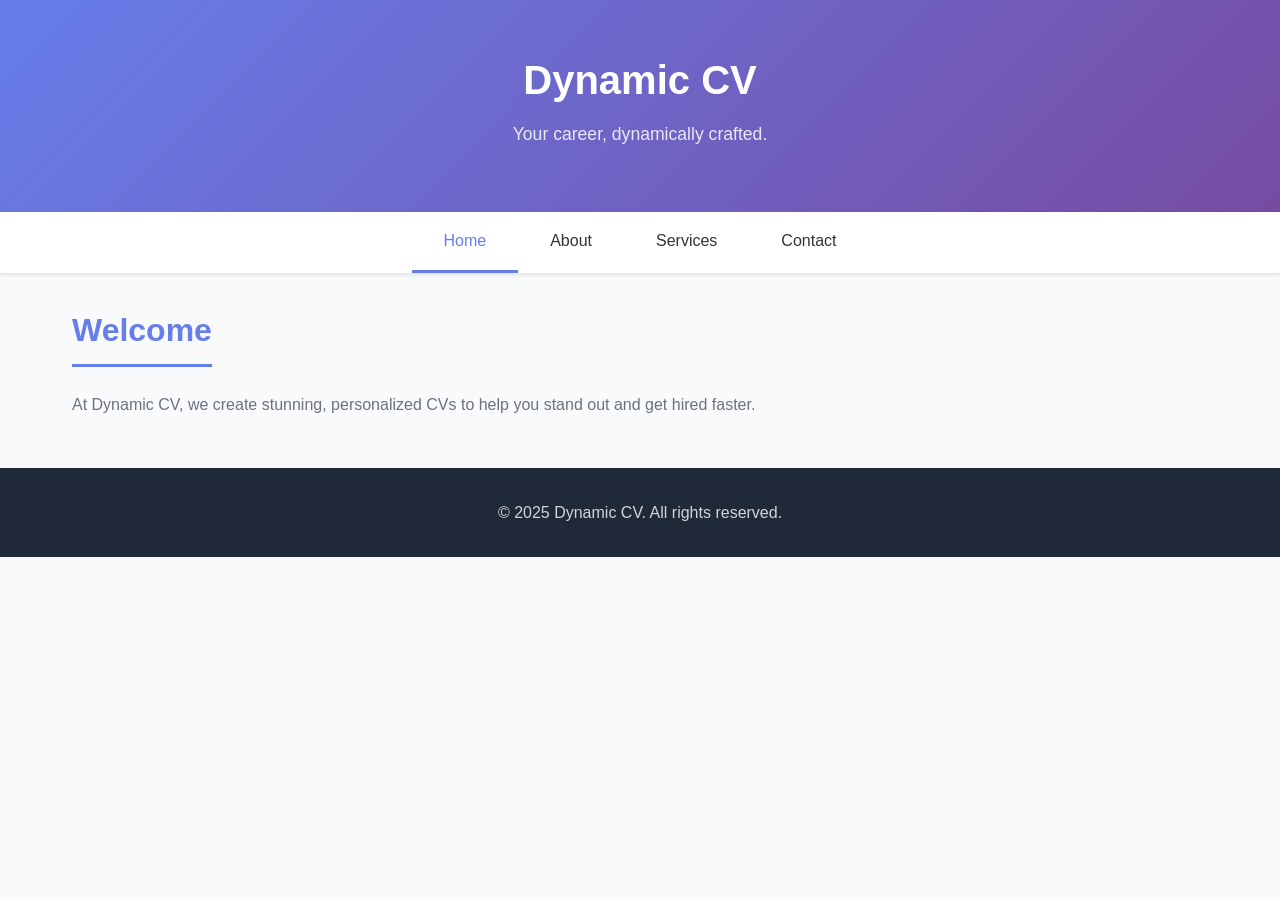
<file: index.html>
<!DOCTYPE html>
<html lang="en">
<head>
  <meta charset="UTF-8" />
  <meta name="viewport" content="width=device-width, initial-scale=1.0" />
  <title>Dynamic CV</title>
  <link rel="stylesheet" href="css/style.css" />
</head>
<body>
  <header>
    <h1>Dynamic CV</h1>
    <p>Your career, dynamically crafted.</p>
  </header>
  <nav>
    <ul class="nav-links">
      <li><a href="index.html" class="active">Home</a></li>
      <li><a href="pages/about.html">About</a></li>
      <li><a href="pages/services.html">Services</a></li>
      <li><a href="pages/contact.html">Contact</a></li>
    </ul>
  </nav>
  <section>
    <h2>Welcome</h2>
    <p>At Dynamic CV, we create stunning, personalized CVs to help you stand out and get hired faster.</p>
  </section>
  <footer>
    <p>&copy; 2025 Dynamic CV. All rights reserved.</p>
  </footer>
  <script src="js/main.js"></script>
</body>
</html>
</file>
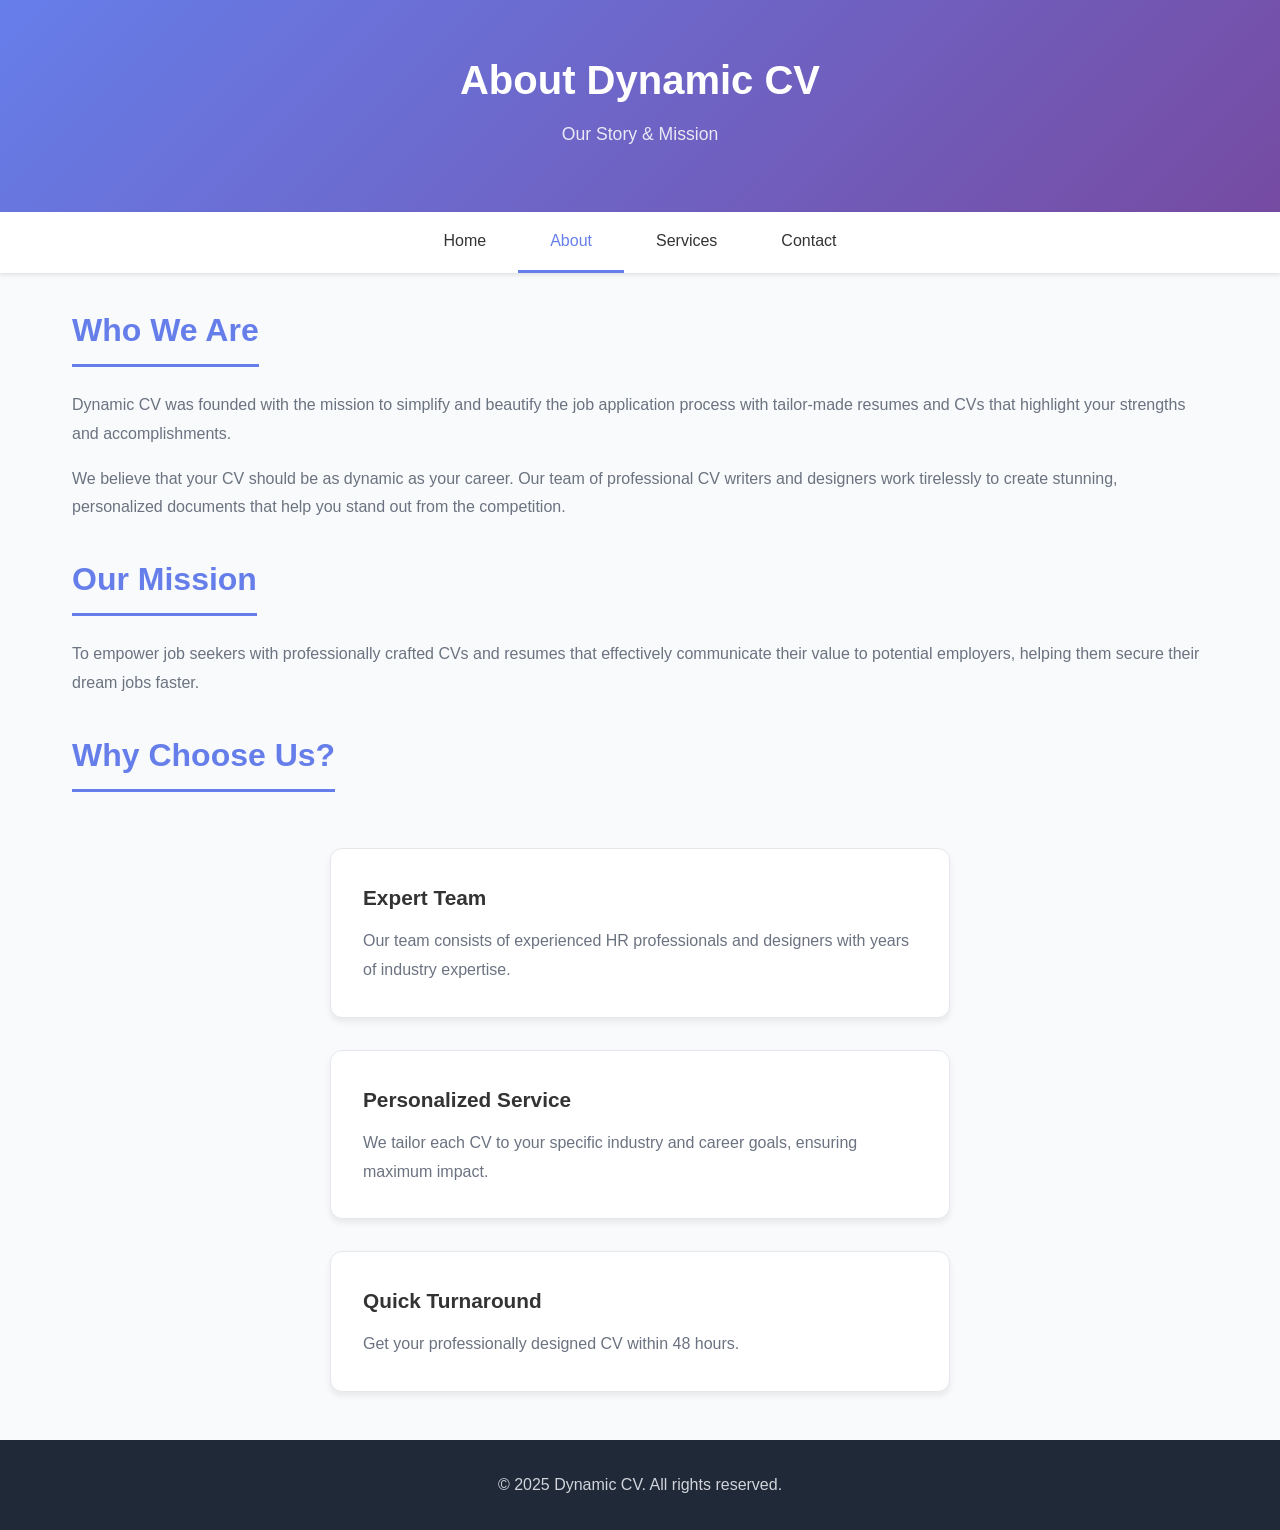
<file: pages/about.html>
<!DOCTYPE html>
<html lang="en">
<head>
  <meta charset="UTF-8" />
  <meta name="viewport" content="width=device-width, initial-scale=1.0" />
  <title>About - Dynamic CV</title>
  <link rel="stylesheet" href="../css/style.css" />
</head>
<body>
  <header>
    <h1>About Dynamic CV</h1>
    <p>Our Story & Mission</p>
  </header>
  <nav>
    <ul class="nav-links">
      <li><a href="../index.html">Home</a></li>
      <li><a href="about.html" class="active">About</a></li>
      <li><a href="services.html">Services</a></li>
      <li><a href="contact.html">Contact</a></li>
    </ul>
  </nav>
  <section>
    <h2>Who We Are</h2>
    <p>Dynamic CV was founded with the mission to simplify and beautify the job application process with tailor-made resumes and CVs that highlight your strengths and accomplishments.</p>
    <p>We believe that your CV should be as dynamic as your career. Our team of professional CV writers and designers work tirelessly to create stunning, personalized documents that help you stand out from the competition.</p>
  </section>
  <section>
    <h2>Our Mission</h2>
    <p>To empower job seekers with professionally crafted CVs and resumes that effectively communicate their value to potential employers, helping them secure their dream jobs faster.</p>
  </section>
  <section>
    <h2>Why Choose Us?</h2>
    <div class="card">
      <h3>Expert Team</h3>
      <p>Our team consists of experienced HR professionals and designers with years of industry expertise.</p>
    </div>
    <div class="card">
      <h3>Personalized Service</h3>
      <p>We tailor each CV to your specific industry and career goals, ensuring maximum impact.</p>
    </div>
    <div class="card">
      <h3>Quick Turnaround</h3>
      <p>Get your professionally designed CV within 48 hours.</p>
    </div>
  </section>
  <footer>
    <p>&copy; 2025 Dynamic CV. All rights reserved.</p>
  </footer>
  <script src="../js/main.js"></script>
</body>
</html>
</file>
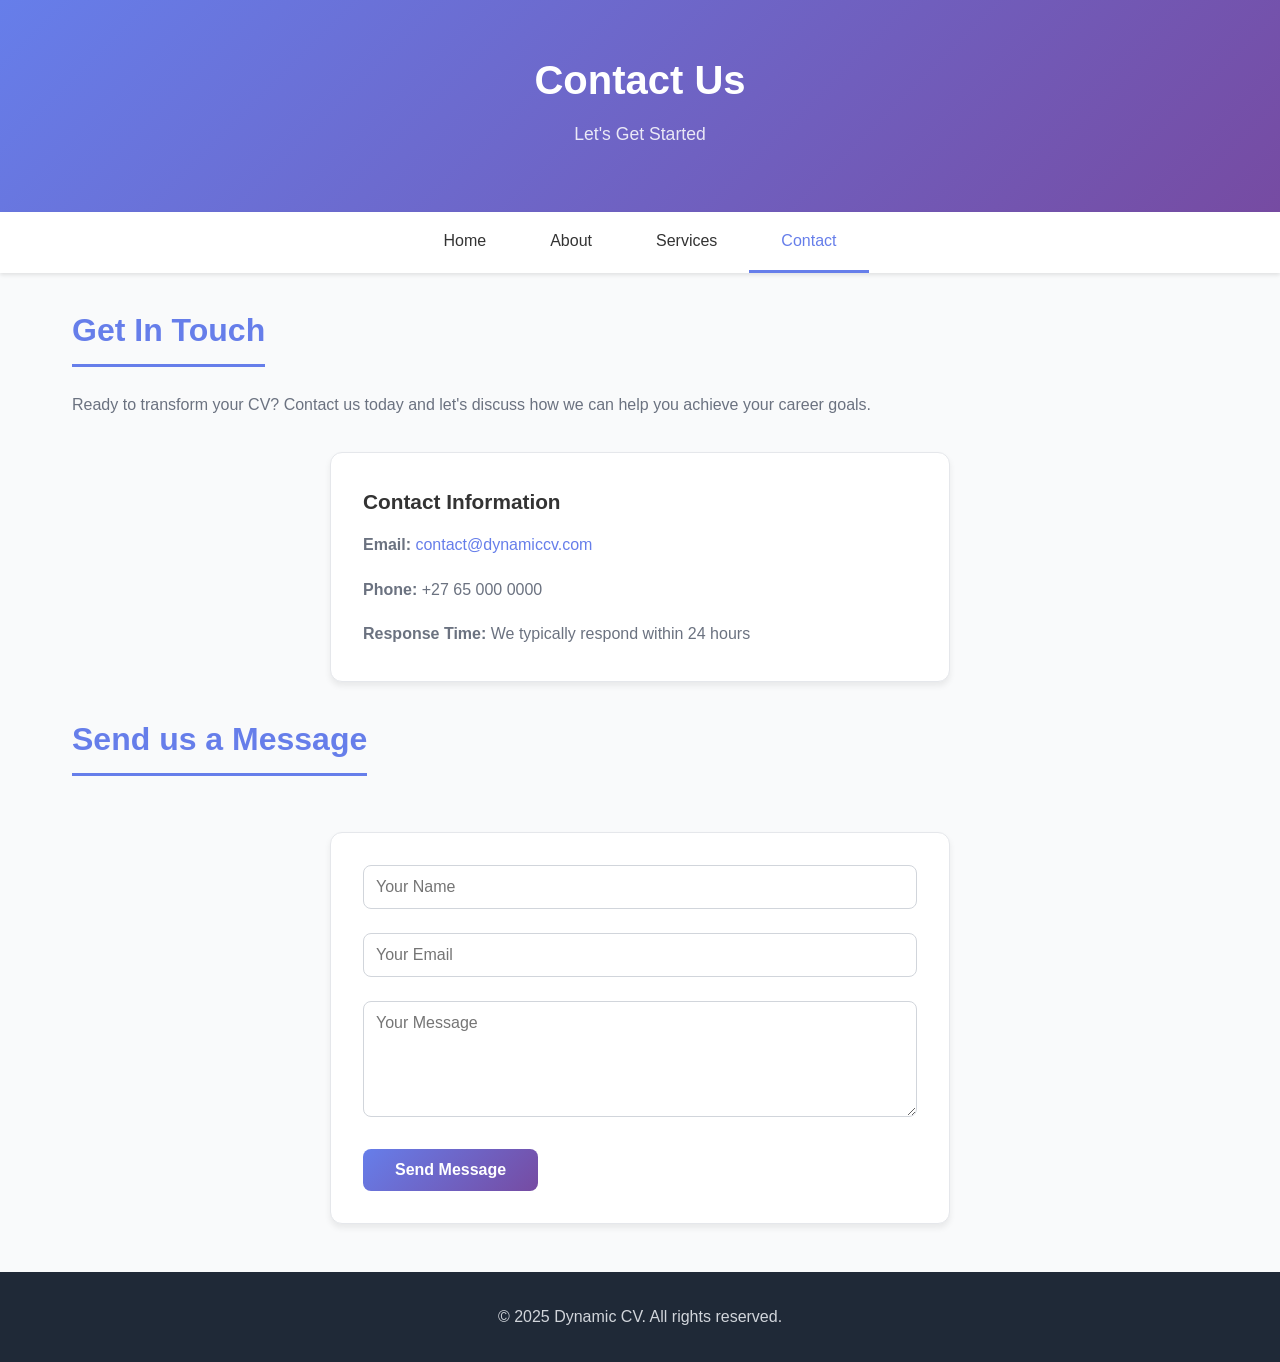
<file: pages/contact.html>
<!DOCTYPE html>
<html lang="en">
<head>
  <meta charset="UTF-8" />
  <meta name="viewport" content="width=device-width, initial-scale=1.0" />
  <title>Contact - Dynamic CV</title>
  <link rel="stylesheet" href="../css/style.css" />
</head>
<body>
  <header>
    <h1>Contact Us</h1>
    <p>Let's Get Started</p>
  </header>
  <nav>
    <ul class="nav-links">
      <li><a href="../index.html">Home</a></li>
      <li><a href="about.html">About</a></li>
      <li><a href="services.html">Services</a></li>
      <li><a href="contact.html" class="active">Contact</a></li>
    </ul>
  </nav>
  <section>
    <h2>Get In Touch</h2>
    <p>Ready to transform your CV? Contact us today and let's discuss how we can help you achieve your career goals.</p>
  </section>
  <section>
    <div class="card">
      <h3>Contact Information</h3>
      <p><strong>Email:</strong> <a href="mailto:contact@dynamiccv.com">contact@dynamiccv.com</a></p>
      <p><strong>Phone:</strong> +27 65 000 0000</p>
      <p><strong>Response Time:</strong> We typically respond within 24 hours</p>
    </div>
  </section>
  <section>
    <h2>Send us a Message</h2>
    <div class="card">
      <form>
        <div class="form-group">
          <input type="text" placeholder="Your Name" required />
        </div>
        <div class="form-group">
          <input type="email" placeholder="Your Email" required />
        </div>
        <div class="form-group">
          <textarea placeholder="Your Message" rows="5" required></textarea>
        </div>
        <button type="submit" class="btn-submit">Send Message</button>
      </form>
    </div>
  </section>
  <footer>
    <p>&copy; 2025 Dynamic CV. All rights reserved.</p>
  </footer>
  <script src="../js/main.js"></script>
</body>
</html>
</file>
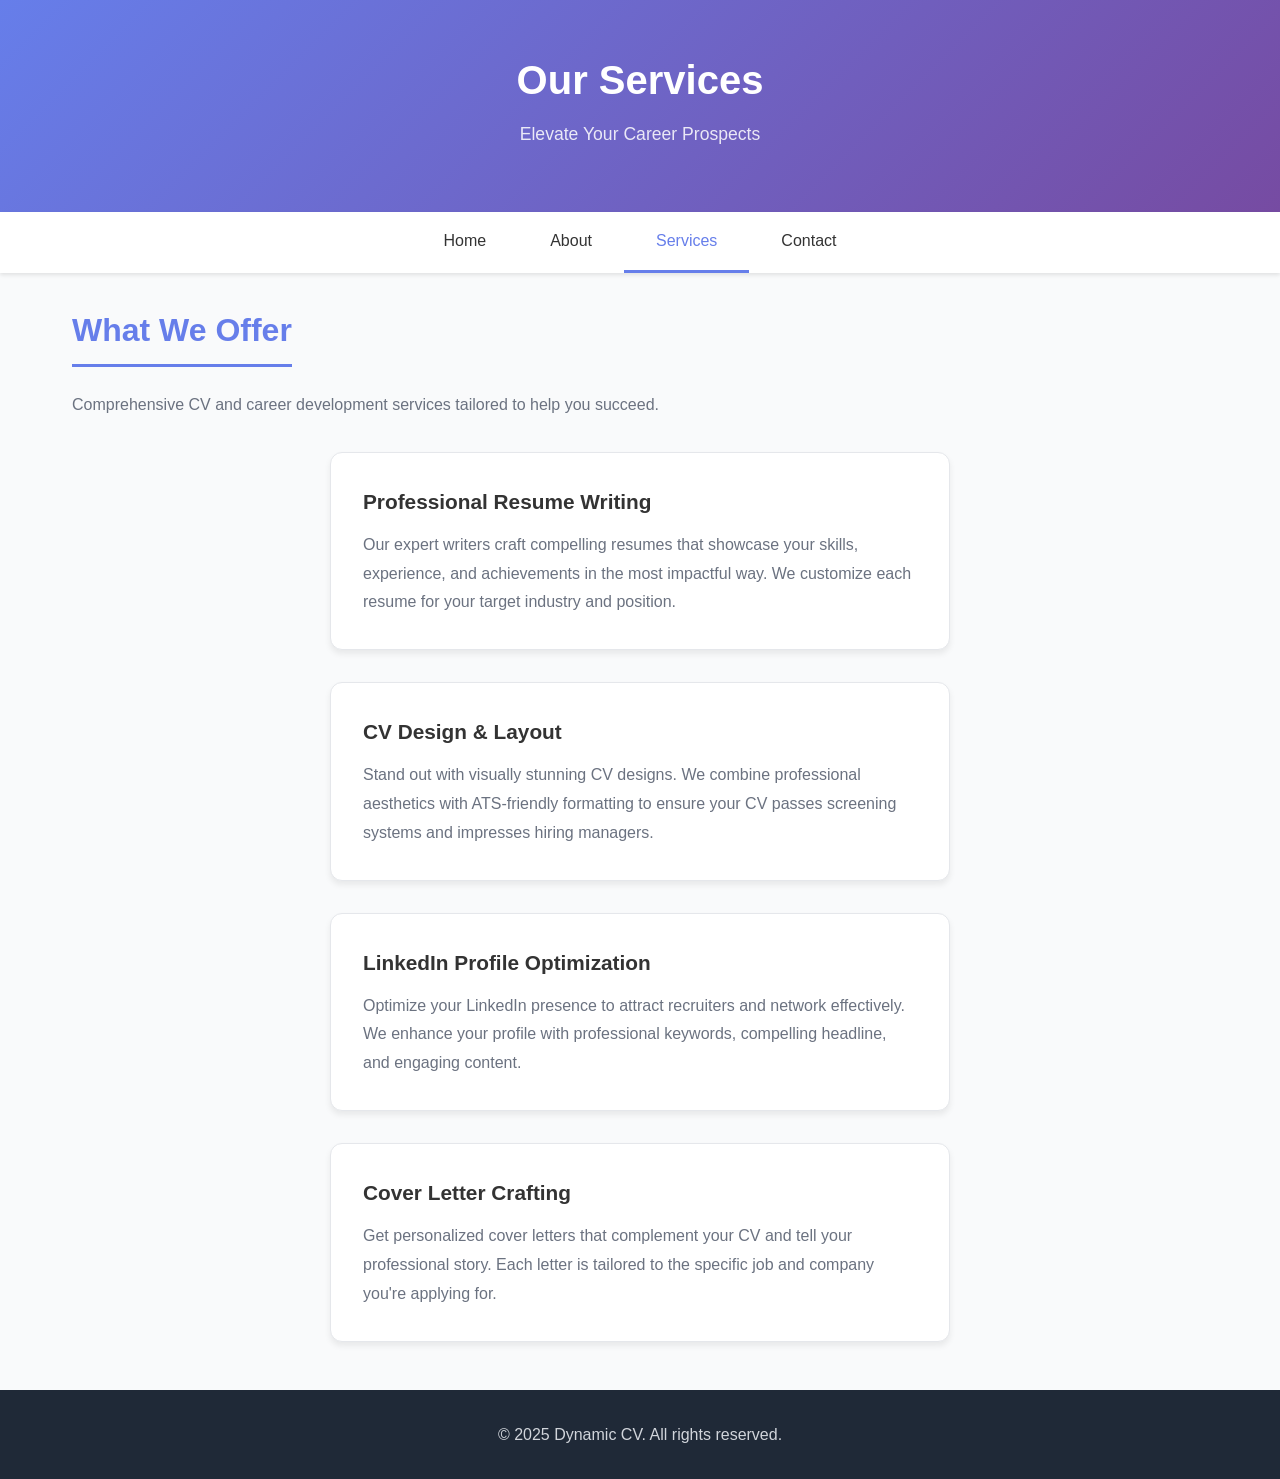
<file: pages/services.html>
<!DOCTYPE html>
<html lang="en">
<head>
  <meta charset="UTF-8" />
  <meta name="viewport" content="width=device-width, initial-scale=1.0" />
  <title>Services - Dynamic CV</title>
  <link rel="stylesheet" href="../css/style.css" />
</head>
<body>
  <header>
    <h1>Our Services</h1>
    <p>Elevate Your Career Prospects</p>
  </header>
  <nav>
    <ul class="nav-links">
      <li><a href="../index.html">Home</a></li>
      <li><a href="about.html">About</a></li>
      <li><a href="services.html" class="active">Services</a></li>
      <li><a href="contact.html">Contact</a></li>
    </ul>
  </nav>
  <section>
    <h2>What We Offer</h2>
    <p>Comprehensive CV and career development services tailored to help you succeed.</p>
  </section>
  <section>
    <div class="card">
      <h3>Professional Resume Writing</h3>
      <p>Our expert writers craft compelling resumes that showcase your skills, experience, and achievements in the most impactful way. We customize each resume for your target industry and position.</p>
    </div>
    <div class="card">
      <h3>CV Design & Layout</h3>
      <p>Stand out with visually stunning CV designs. We combine professional aesthetics with ATS-friendly formatting to ensure your CV passes screening systems and impresses hiring managers.</p>
    </div>
    <div class="card">
      <h3>LinkedIn Profile Optimization</h3>
      <p>Optimize your LinkedIn presence to attract recruiters and network effectively. We enhance your profile with professional keywords, compelling headline, and engaging content.</p>
    </div>
    <div class="card">
      <h3>Cover Letter Crafting</h3>
      <p>Get personalized cover letters that complement your CV and tell your professional story. Each letter is tailored to the specific job and company you're applying for.</p>
    </div>
  </section>
  <footer>
    <p>&copy; 2025 Dynamic CV. All rights reserved.</p>
  </footer>
  <script src="../js/main.js"></script>
</body>
</html>
</file>
<file: css/style.css>
* {
	margin: 0;
	padding: 0;
	box-sizing: border-box;
}

body {
	font-family: -apple-system, BlinkMacSystemFont, "Segoe UI", "Arial", sans-serif;
	line-height: 1.6;
	color: #333;
	background-color: #f9fafb;
}

header {
	background: linear-gradient(135deg, #667eea 0%, #764ba2 100%);
	color: white;
	padding: 3rem 2rem;
	text-align: center;
	box-shadow: 0 4px 6px rgba(0, 0, 0, 0.1);
}

header h1 {
	font-size: 2.5rem;
	margin-bottom: 0.5rem;
	font-weight: 700;
}

header p {
	font-size: 1.1rem;
	opacity: 0.95;
	color: rgba(255, 255, 255, 0.9);
}

nav {
	background-color: #fff;
	box-shadow: 0 2px 4px rgba(0, 0, 0, 0.1);
	position: sticky;
	top: 0;
	z-index: 100;
}

nav ul {
	list-style: none;
	display: flex;
	justify-content: center;
	flex-wrap: wrap;
	gap: 0;
	max-width: 1200px;
	margin: 0 auto;
}

nav li {
	margin: 0;
}

nav a {
	display: block;
	padding: 1rem 2rem;
	color: #333;
	text-decoration: none;
	font-weight: 500;
	border-bottom: 3px solid transparent;
	transition: all 0.3s ease;
}

nav a:hover,
nav a.active {
	color: #667eea;
	border-bottom-color: #667eea;
}

section {
	max-width: 1200px;
	margin: 2rem auto;
	padding: 0 2rem;
}

section h2 {
	font-size: 2rem;
	margin-bottom: 1.5rem;
	color: #667eea;
	border-bottom: 3px solid #667eea;
	padding-bottom: 0.5rem;
	display: inline-block;
}

section h3 {
	font-size: 1.3rem;
	margin-bottom: 0.8rem;
	color: #333;
}

section p {
	font-size: 1rem;
	color: rgb(107, 114, 128);
	margin-bottom: 1rem;
	line-height: 1.8;
}

section a {
	color: #667eea;
	text-decoration: none;
	font-weight: 500;
}

section a:hover {
	text-decoration: underline;
}

.card {
	max-width: 620px;
	margin: 2rem auto;
	padding: 2rem;
	border: 1px solid #e5e7eb;
	border-radius: 12px;
	background-color: #fff;
	box-shadow: 0 4px 6px rgba(0, 0, 0, 0.07);
	transition: transform 0.3s ease, box-shadow 0.3s ease;
}

.card:hover {
	transform: translateY(-4px);
	box-shadow: 0 10px 15px rgba(0, 0, 0, 0.1);
}

.card p:last-child {
	margin-bottom: 0;
}

.form-group {
	margin-bottom: 1.5rem;
}

.form-group input,
.form-group textarea {
	width: 100%;
	padding: 0.75rem;
	border: 1px solid #d1d5db;
	border-radius: 8px;
	font-family: inherit;
	font-size: 1rem;
	transition: border-color 0.3s ease;
}

.form-group input:focus,
.form-group textarea:focus {
	outline: none;
	border-color: #667eea;
	box-shadow: 0 0 0 3px rgba(102, 126, 234, 0.1);
}

.btn-submit {
	background: linear-gradient(135deg, #667eea 0%, #764ba2 100%);
	color: white;
	padding: 0.75rem 2rem;
	border: none;
	border-radius: 8px;
	font-size: 1rem;
	font-weight: 600;
	cursor: pointer;
	transition: all 0.3s ease;
}

.btn-submit:hover {
	transform: translateY(-2px);
	box-shadow: 0 10px 15px rgba(102, 126, 234, 0.3);
}

footer {
	background-color: #1f2937;
	color: white;
	text-align: center;
	padding: 2rem;
	margin-top: 3rem;
}

footer p {
	color: #d1d5db;
	margin: 0;
}

h1 {
	font-weight: 700;
}

h2 {
	font-weight: 600;
}

p {
	margin-bottom: 1rem;
}

/* Responsive Design */
@media (max-width: 768px) {
	header {
		padding: 2rem 1rem;
	}

	header h1 {
		font-size: 2rem;
	}

	header p {
		font-size: 0.95rem;
	}

	nav ul {
		flex-direction: column;
	}

	nav a {
		padding: 0.75rem 1.5rem;
		border-bottom: none;
		border-left: 3px solid transparent;
	}

	nav a:hover,
	nav a.active {
		border-bottom: none;
		border-left-color: #667eea;
	}

	section {
		padding: 0 1rem;
	}

	section h2 {
		font-size: 1.5rem;
	}

	section h3 {
		font-size: 1.1rem;
	}

	section p {
		font-size: 0.95rem;
	}

	.card {
		margin: 1.5rem auto;
		padding: 1.5rem;
	}

	.form-group input,
	.form-group textarea {
		padding: 0.6rem;
	}

	.btn-submit {
		padding: 0.6rem 1.5rem;
		font-size: 0.95rem;
	}
}

@media (max-width: 480px) {
	header {
		padding: 1.5rem 1rem;
	}

	header h1 {
		font-size: 1.5rem;
	}

	header p {
		font-size: 0.85rem;
	}

	nav a {
		padding: 0.6rem 1rem;
		font-size: 0.9rem;
	}

	section {
		padding: 0 0.75rem;
		margin: 1.5rem auto;
	}

	section h2 {
		font-size: 1.3rem;
		margin-bottom: 1rem;
	}

	section h3 {
		font-size: 1rem;
	}

	section p {
		font-size: 0.9rem;
	}

	.card {
		margin: 1rem auto;
		padding: 1rem;
	}

	.form-group {
		margin-bottom: 1rem;
	}

	.form-group input,
	.form-group textarea {
		padding: 0.5rem;
		font-size: 0.95rem;
	}

	.btn-submit {
		padding: 0.5rem 1.25rem;
		font-size: 0.9rem;
		width: 100%;
	}

	footer {
		padding: 1.5rem 1rem;
	}
}
</file>
